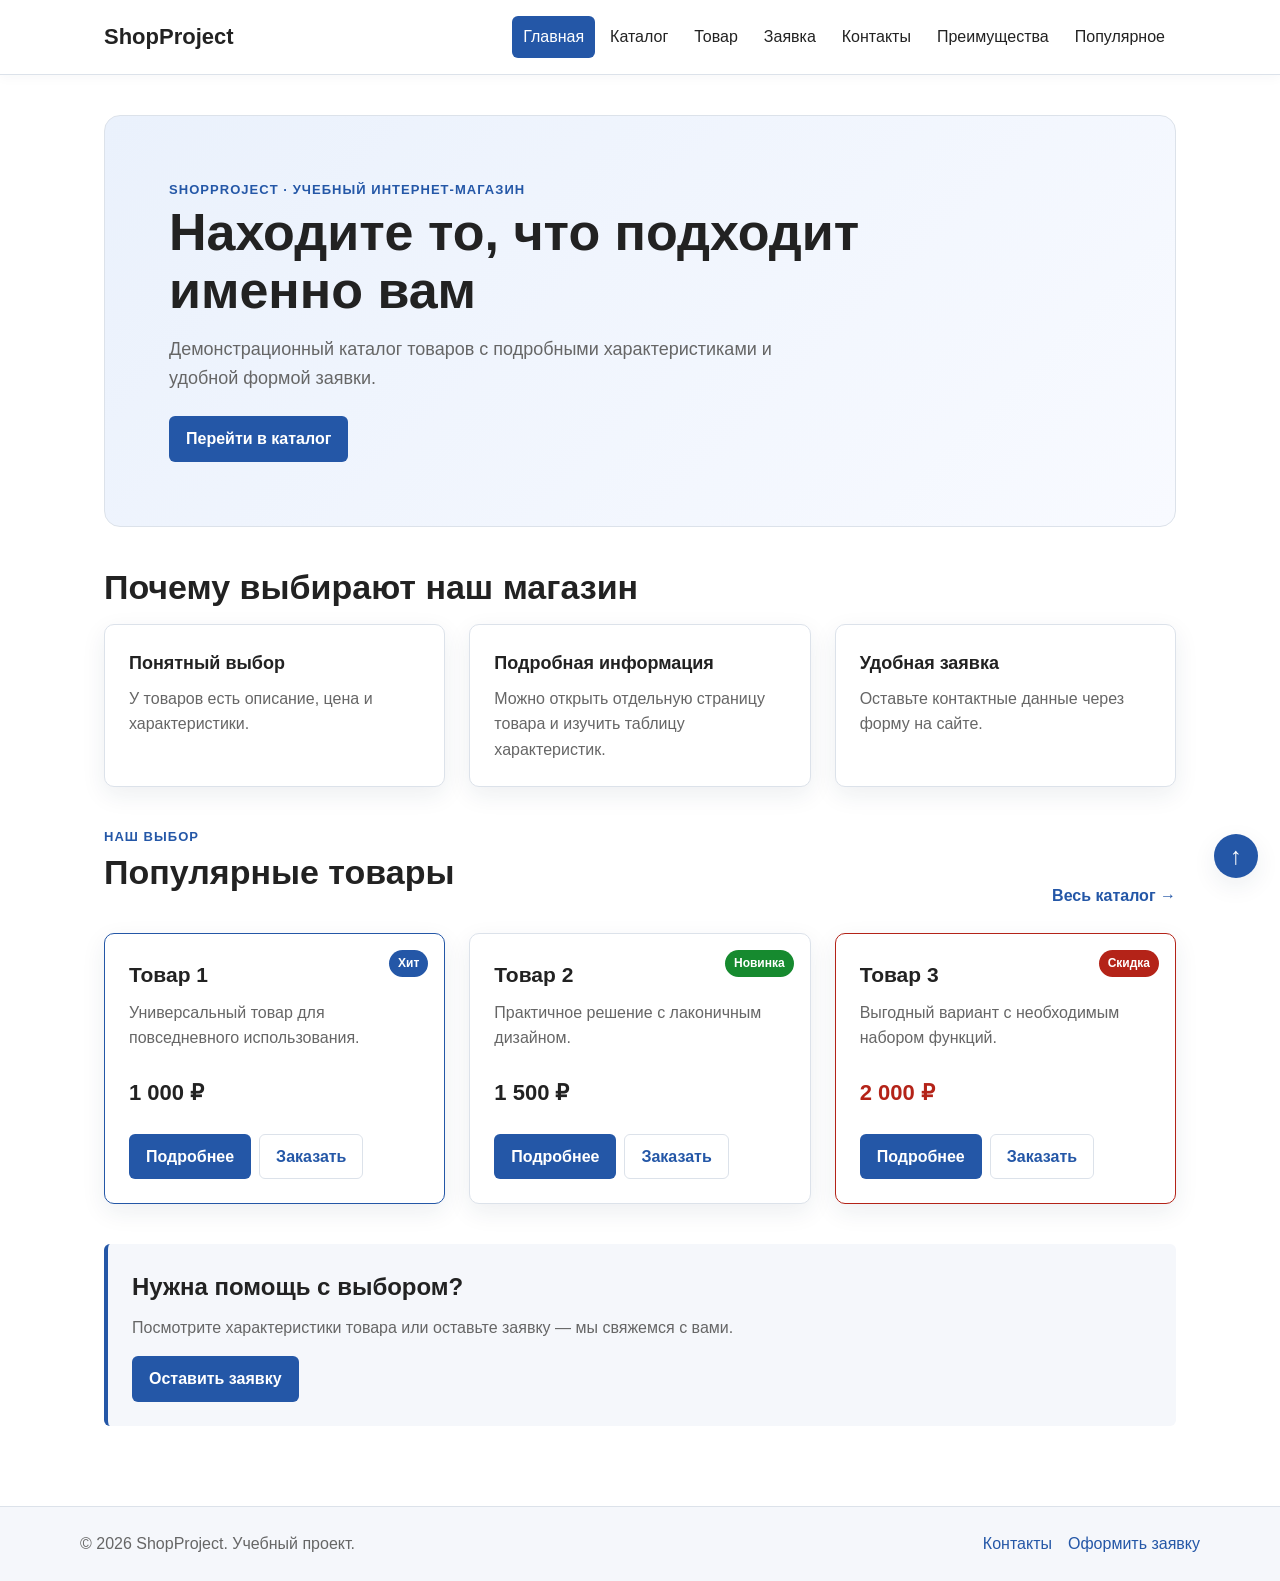
<file: index.html>
<!DOCTYPE html>
<html lang="ru">
<head>
  <meta charset="UTF-8">
  <meta name="viewport" content="width=device-width, initial-scale=1.0">
  <meta name="description" content="Главная страница учебного интернет-магазина: популярные товары, преимущества и оформление заявки.">
  <title>Главная — ShopProject</title>
  <link rel="stylesheet" href="css/style.css">
  <script src="js/main.js" defer></script>
</head>
<body id="top">
  <header class="site-header">
    <div class="site-header__inner">
      <a class="site-header__logo" href="index.html">ShopProject</a>
      <nav class="site-nav" aria-label="Основная навигация">
        <ul class="site-nav__list">
          <li class="site-nav__item"><a class="site-nav__link site-nav__link--active" href="index.html" aria-current="page">Главная</a></li>
          <li class="site-nav__item"><a class="site-nav__link" href="catalog.html">Каталог</a></li>
          <li class="site-nav__item"><a class="site-nav__link" href="product.html">Товар</a></li>
          <li class="site-nav__item"><a class="site-nav__link" href="order.html">Заявка</a></li>
          <li class="site-nav__item"><a class="site-nav__link" href="contacts.html">Контакты</a></li>
          <li class="site-nav__item"><a class="site-nav__link" href="#advantages">Преимущества</a></li>
          <li class="site-nav__item"><a class="site-nav__link" href="#popular">Популярное</a></li>
        </ul>
      </nav>
    </div>
  </header>

  <main class="site-main">
    <section class="hero">
      <p class="hero__eyebrow">ShopProject · учебный интернет-магазин</p>
      <h1 class="hero__title">Находите то, что подходит именно вам</h1>
      <p class="hero__description">Демонстрационный каталог товаров с подробными характеристиками и удобной формой заявки.</p>
      <a class="button button--primary" href="catalog.html">Перейти в каталог</a>
    </section>

    <section class="section" id="advantages">
      <h2 class="section__title">Почему выбирают наш магазин</h2>
      <div class="advantages-grid">
        <article class="advantage-card">
          <h3 class="advantage-card__title">Понятный выбор</h3>
          <p class="advantage-card__text">У товаров есть описание, цена и характеристики.</p>
        </article>
        <article class="advantage-card">
          <h3 class="advantage-card__title">Подробная информация</h3>
          <p class="advantage-card__text">Можно открыть отдельную страницу товара и изучить таблицу характеристик.</p>
        </article>
        <article class="advantage-card">
          <h3 class="advantage-card__title">Удобная заявка</h3>
          <p class="advantage-card__text">Оставьте контактные данные через форму на сайте.</p>
        </article>
      </div>
    </section>

    <section class="section" id="popular">
      <div class="section__heading">
        <div>
          <p class="section__eyebrow">Наш выбор</p>
          <h2 class="section__title">Популярные товары</h2>
        </div>
        <a class="text-link" href="catalog.html">Весь каталог →</a>
      </div>

      <div class="products-grid">
        <article class="product-card product-card--featured">
          <span class="product-card__badge">Хит</span>
          <div class="product-card__content">
            <h3 class="product-card__title">Товар 1</h3>
            <p class="product-card__description">Универсальный товар для повседневного использования.</p>
            <p class="product-card__price">1 000 ₽</p>
            <div class="product-card__actions">
              <a class="button button--primary" href="product.html">Подробнее</a>
              <button class="button button--secondary product-card__button" type="button" data-product="Товар 1">Заказать</button>
            </div>
          </div>
        </article>

        <article class="product-card">
          <span class="product-card__badge product-card__badge--new">Новинка</span>
          <div class="product-card__content">
            <h3 class="product-card__title">Товар 2</h3>
            <p class="product-card__description">Практичное решение с лаконичным дизайном.</p>
            <p class="product-card__price">1 500 ₽</p>
            <div class="product-card__actions">
              <a class="button button--primary" href="product.html">Подробнее</a>
              <button class="button button--secondary product-card__button" type="button" data-product="Товар 2">Заказать</button>
            </div>
          </div>
        </article>

        <article class="product-card product-card--discount">
          <span class="product-card__badge product-card__badge--discount">Скидка</span>
          <div class="product-card__content">
            <h3 class="product-card__title">Товар 3</h3>
            <p class="product-card__description">Выгодный вариант с необходимым набором функций.</p>
            <p class="product-card__price">2 000 ₽</p>
            <div class="product-card__actions">
              <a class="button button--primary" href="product.html">Подробнее</a>
              <button class="button button--secondary product-card__button" type="button" data-product="Товар 3">Заказать</button>
            </div>
          </div>
        </article>
      </div>
    </section>

    <aside class="info-panel">
      <h2 class="info-panel__title">Нужна помощь с выбором?</h2>
      <p class="info-panel__text">Посмотрите характеристики товара или оставьте заявку — мы свяжемся с вами.</p>
      <a class="button button--primary" href="order.html">Оставить заявку</a>
    </aside>
  </main>

  <footer class="site-footer" id="contacts">
    <div class="site-footer__inner">
      <p class="site-footer__copyright">© 2026 ShopProject. Учебный проект.</p>
      <nav class="site-footer__nav" aria-label="Дополнительная навигация">
        <a class="site-footer__link" href="contacts.html">Контакты</a>
        <a class="site-footer__link" href="order.html">Оформить заявку</a>
      </nav>
    </div>
  </footer>

  <dialog class="order-dialog" id="order-dialog" aria-labelledby="order-dialog-title">
    <div class="order-dialog__header">
      <h2 class="order-dialog__title" id="order-dialog-title">Оформление заявки</h2>
      <button class="order-dialog__close" id="close-order-dialog" type="button" aria-label="Закрыть окно">×</button>
    </div>
    <form class="order-form" id="order-form" action="#" method="post" novalidate>
      <input id="selected-product" name="product" type="hidden">
      <div class="order-form__field">
        <label class="order-form__label" for="order-name">Имя</label>
        <input class="order-form__input" id="order-name" name="name" type="text" minlength="2" autocomplete="given-name" required>
      </div>
      <div class="order-form__field">
        <label class="order-form__label" for="order-email">E-mail</label>
        <input class="order-form__input" id="order-email" name="email" type="email" autocomplete="email" placeholder="example@mail.ru" required>
      </div>
      <div class="order-form__field">
        <label class="order-form__label" for="order-phone">Телефон</label>
        <input class="order-form__input" id="order-phone" name="phone" type="tel" inputmode="tel" placeholder="+7 (900) 000-00-00" required>
      </div>
      <div class="order-form__field">
        <label class="order-form__label" for="order-comment">Комментарий</label>
        <textarea class="order-form__input order-form__input--textarea" id="order-comment" name="comment" rows="3"></textarea>
      </div>
      <label class="order-form__checkbox">
        <input name="agreement" type="checkbox" required>
        <span>Я согласен на обработку данных</span>
      </label>
      <div class="order-form__actions">
        <button class="button button--primary" type="submit">Отправить заявку</button>
        <button class="button button--secondary" id="cancel-order-dialog" type="button">Отмена</button>
      </div>
    </form>
  </dialog>

  <p class="success-message" id="success-message" role="status" hidden>Заявка успешно оформлена! Это демонстрационная форма, данные не отправляются на сервер.</p>
  <a class="back-to-top" href="#top" aria-label="Вернуться наверх">↑</a>
</body>
</html>
</file>
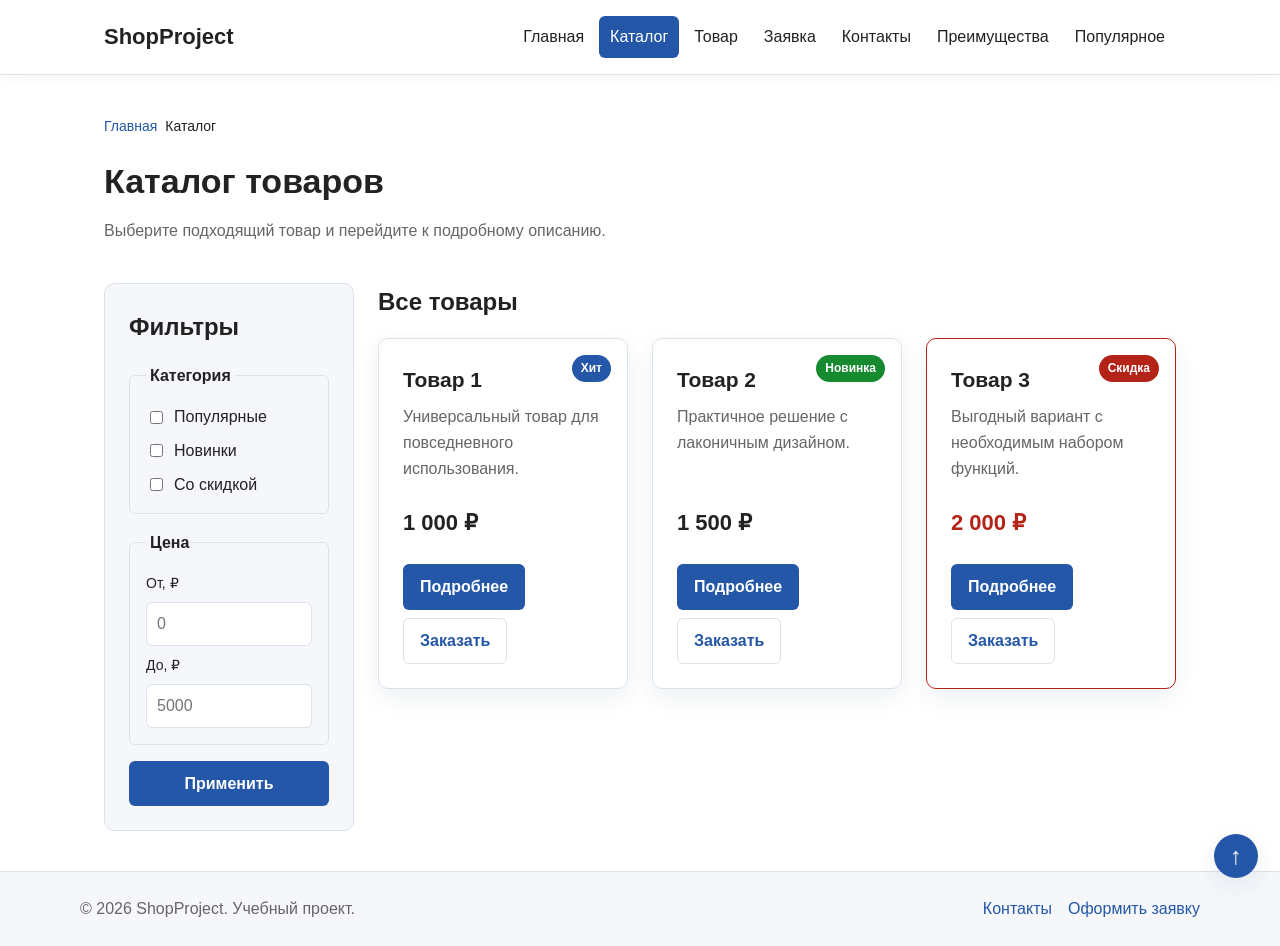
<file: catalog.html>
<!DOCTYPE html>
<html lang="ru">
<head>
  <meta charset="UTF-8">
  <meta name="viewport" content="width=device-width, initial-scale=1.0">
  <meta name="description" content="Каталог учебного интернет-магазина: товары, категории и фильтры.">
  <title>Каталог — ShopProject</title>
  <link rel="stylesheet" href="css/style.css">
  <script src="js/main.js" defer></script>
</head>
<body id="top">
  <header class="site-header">
    <div class="site-header__inner">
      <a class="site-header__logo" href="index.html">ShopProject</a>
      <nav class="site-nav" aria-label="Основная навигация">
        <ul class="site-nav__list">
          <li class="site-nav__item"><a class="site-nav__link" href="index.html">Главная</a></li>
          <li class="site-nav__item"><a class="site-nav__link site-nav__link--active" href="catalog.html" aria-current="page">Каталог</a></li>
          <li class="site-nav__item"><a class="site-nav__link" href="product.html">Товар</a></li>
          <li class="site-nav__item"><a class="site-nav__link" href="order.html">Заявка</a></li>
          <li class="site-nav__item"><a class="site-nav__link" href="contacts.html">Контакты</a></li>
          <li class="site-nav__item"><a class="site-nav__link" href="index.html#advantages">Преимущества</a></li>
          <li class="site-nav__item"><a class="site-nav__link" href="index.html#popular">Популярное</a></li>
        </ul>
      </nav>
    </div>
  </header>

  <main class="site-main">
    <nav class="breadcrumbs" aria-label="Хлебные крошки">
      <a class="breadcrumbs__link" href="index.html">Главная</a>
      <span class="breadcrumbs__current" aria-current="page">Каталог</span>
    </nav>

    <section class="section">
      <h1 class="section__title">Каталог товаров</h1>
      <p class="section__description">Выберите подходящий товар и перейдите к подробному описанию.</p>
    </section>

    <section class="catalog-layout" aria-label="Каталог товаров">
      <aside class="catalog-filters">
        <h2 class="catalog-filters__title">Фильтры</h2>
        <form class="catalog-filters__form" action="catalog.html" method="get">
          <fieldset class="catalog-filters__group">
            <legend class="catalog-filters__legend">Категория</legend>
            <label class="catalog-filters__option"><input type="checkbox" name="category" value="popular"> Популярные</label>
            <label class="catalog-filters__option"><input type="checkbox" name="category" value="new"> Новинки</label>
            <label class="catalog-filters__option"><input type="checkbox" name="category" value="discount"> Со скидкой</label>
          </fieldset>
          <fieldset class="catalog-filters__group">
            <legend class="catalog-filters__legend">Цена</legend>
            <label class="catalog-filters__label" for="price-from">От, ₽</label>
            <input class="catalog-filters__input" id="price-from" name="price-from" type="number" min="0" placeholder="0">
            <label class="catalog-filters__label" for="price-to">До, ₽</label>
            <input class="catalog-filters__input" id="price-to" name="price-to" type="number" min="0" placeholder="5000">
          </fieldset>
          <button class="button button--primary" type="submit">Применить</button>
        </form>
      </aside>

      <section class="catalog-products">
        <h2 class="catalog-products__title">Все товары</h2>
        <div class="products-grid">
          <article class="product-card">
            <span class="product-card__badge">Хит</span>
            <div class="product-card__content">
              <h3 class="product-card__title">Товар 1</h3>
              <p class="product-card__description">Универсальный товар для повседневного использования.</p>
              <p class="product-card__price">1 000 ₽</p>
              <div class="product-card__actions">
                <a class="button button--primary" href="product.html">Подробнее</a>
                <a class="button button--secondary" href="order.html">Заказать</a>
              </div>
            </div>
          </article>
          <article class="product-card">
            <span class="product-card__badge product-card__badge--new">Новинка</span>
            <div class="product-card__content">
              <h3 class="product-card__title">Товар 2</h3>
              <p class="product-card__description">Практичное решение с лаконичным дизайном.</p>
              <p class="product-card__price">1 500 ₽</p>
              <div class="product-card__actions">
                <a class="button button--primary" href="product.html">Подробнее</a>
                <a class="button button--secondary" href="order.html">Заказать</a>
              </div>
            </div>
          </article>
          <article class="product-card product-card--discount">
            <span class="product-card__badge product-card__badge--discount">Скидка</span>
            <div class="product-card__content">
              <h3 class="product-card__title">Товар 3</h3>
              <p class="product-card__description">Выгодный вариант с необходимым набором функций.</p>
              <p class="product-card__price">2 000 ₽</p>
              <div class="product-card__actions">
                <a class="button button--primary" href="product.html">Подробнее</a>
                <a class="button button--secondary" href="order.html">Заказать</a>
              </div>
            </div>
          </article>
        </div>
      </section>
    </section>
  </main>

  <footer class="site-footer">
    <div class="site-footer__inner">
      <p class="site-footer__copyright">© 2026 ShopProject. Учебный проект.</p>
      <nav class="site-footer__nav" aria-label="Дополнительная навигация">
        <a class="site-footer__link" href="contacts.html">Контакты</a>
        <a class="site-footer__link" href="order.html">Оформить заявку</a>
      </nav>
    </div>
  </footer>
  <a class="back-to-top" href="#top" aria-label="Вернуться наверх">↑</a>
</body>
</html>
</file>
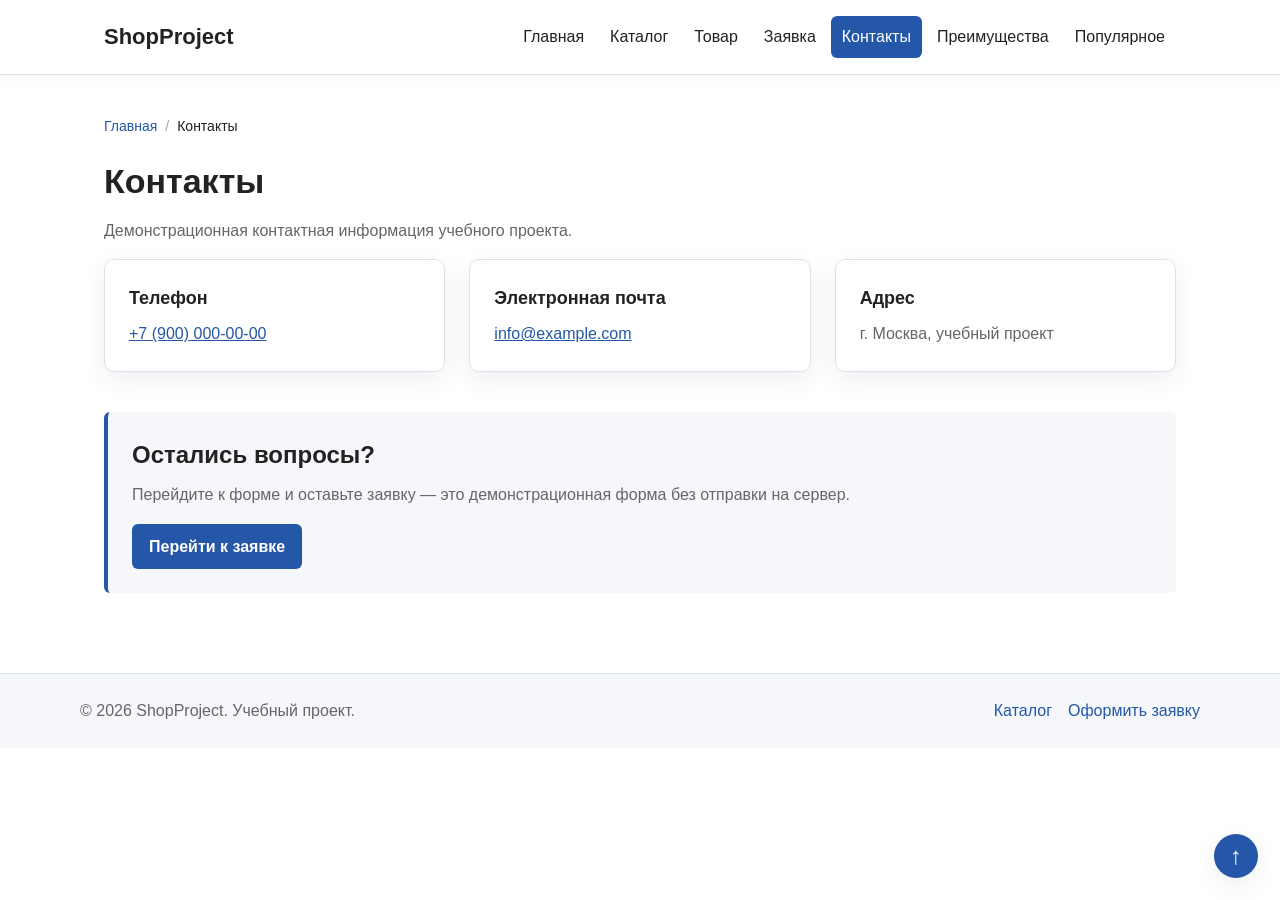
<file: contacts.html>
<!DOCTYPE html>
<html lang="ru">
<head>
  <meta charset="UTF-8">
  <meta name="viewport" content="width=device-width, initial-scale=1.0">
  <meta name="description" content="Контактная информация и способы связи с учебным интернет-магазином ShopProject.">
  <title>Контакты — ShopProject</title>
  <link rel="stylesheet" href="css/style.css">
  <script src="js/main.js" defer></script>
</head>
<body id="top">
  <header class="site-header">
    <div class="site-header__inner">
      <a class="site-header__logo" href="index.html">ShopProject</a>
      <nav class="site-nav" aria-label="Основная навигация">
        <ul class="site-nav__list">
          <li class="site-nav__item"><a class="site-nav__link" href="index.html">Главная</a></li>
          <li class="site-nav__item"><a class="site-nav__link" href="catalog.html">Каталог</a></li>
          <li class="site-nav__item"><a class="site-nav__link" href="product.html">Товар</a></li>
          <li class="site-nav__item"><a class="site-nav__link" href="order.html">Заявка</a></li>
          <li class="site-nav__item"><a class="site-nav__link site-nav__link--active" href="contacts.html" aria-current="page">Контакты</a></li>
          <li class="site-nav__item"><a class="site-nav__link" href="index.html#advantages">Преимущества</a></li>
          <li class="site-nav__item"><a class="site-nav__link" href="index.html#popular">Популярное</a></li>
        </ul>
      </nav>
    </div>
  </header>

  <main class="site-main">
    <nav class="breadcrumbs" aria-label="Хлебные крошки">
      <a class="breadcrumbs__link" href="index.html">Главная</a>
      <span class="breadcrumbs__separator">/</span>
      <span class="breadcrumbs__current" aria-current="page">Контакты</span>
    </nav>

    <section class="section">
      <h1 class="section__title">Контакты</h1>
      <p class="section__description">Демонстрационная контактная информация учебного проекта.</p>
      <div class="contacts-grid">
        <article class="contact-card">
          <h2 class="contact-card__title">Телефон</h2>
          <p class="contact-card__text"><a href="tel:+79000000000">+7 (900) 000-00-00</a></p>
        </article>
        <article class="contact-card">
          <h2 class="contact-card__title">Электронная почта</h2>
          <p class="contact-card__text"><a href="mailto:info@example.com">info@example.com</a></p>
        </article>
        <article class="contact-card">
          <h2 class="contact-card__title">Адрес</h2>
          <p class="contact-card__text">г. Москва, учебный проект</p>
        </article>
      </div>
    </section>

    <section class="info-panel">
      <h2 class="info-panel__title">Остались вопросы?</h2>
      <p class="info-panel__text">Перейдите к форме и оставьте заявку — это демонстрационная форма без отправки на сервер.</p>
      <a class="button button--primary" href="order.html">Перейти к заявке</a>
    </section>
  </main>

  <footer class="site-footer">
    <div class="site-footer__inner">
      <p class="site-footer__copyright">© 2026 ShopProject. Учебный проект.</p>
      <nav class="site-footer__nav" aria-label="Дополнительная навигация">
        <a class="site-footer__link" href="catalog.html">Каталог</a>
        <a class="site-footer__link" href="order.html">Оформить заявку</a>
      </nav>
    </div>
  </footer>
  <a class="back-to-top" href="#top" aria-label="Вернуться наверх">↑</a>
</body>
</html>
</file>
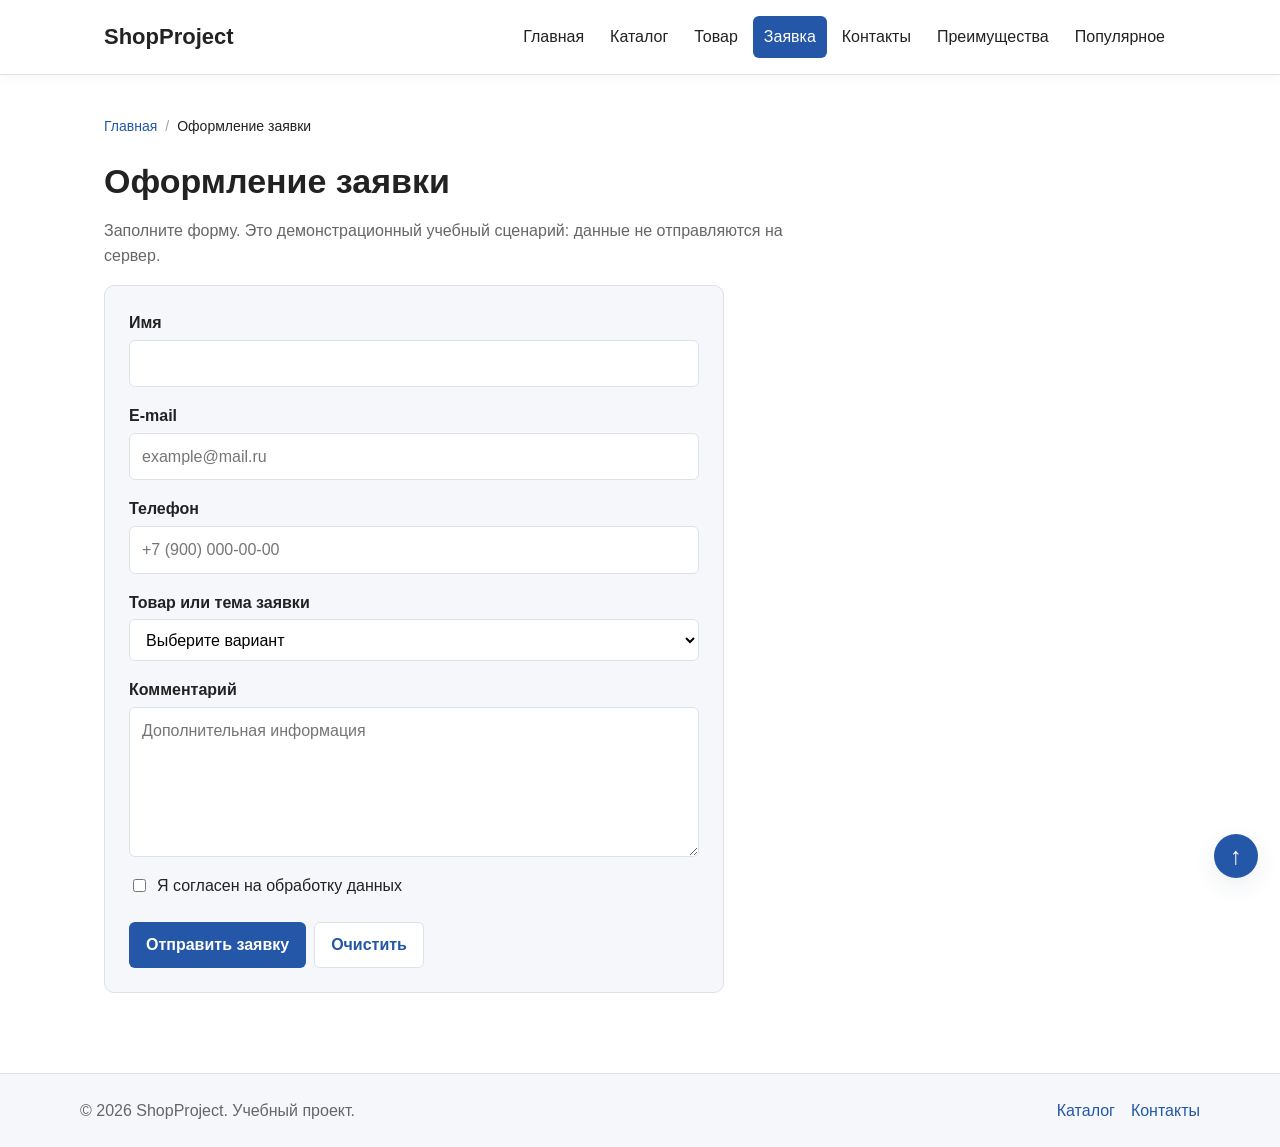
<file: order.html>
<!DOCTYPE html>
<html lang="ru">
<head>
  <meta charset="UTF-8">
  <meta name="viewport" content="width=device-width, initial-scale=1.0">
  <meta name="description" content="Форма оформления заявки в учебном интернет-магазине.">
  <title>Оформление заявки — ShopProject</title>
  <link rel="stylesheet" href="css/style.css">
  <script src="js/main.js" defer></script>
</head>
<body id="top">
  <header class="site-header">
    <div class="site-header__inner">
      <a class="site-header__logo" href="index.html">ShopProject</a>
      <nav class="site-nav" aria-label="Основная навигация">
        <ul class="site-nav__list">
          <li class="site-nav__item"><a class="site-nav__link" href="index.html">Главная</a></li>
          <li class="site-nav__item"><a class="site-nav__link" href="catalog.html">Каталог</a></li>
          <li class="site-nav__item"><a class="site-nav__link" href="product.html">Товар</a></li>
          <li class="site-nav__item"><a class="site-nav__link site-nav__link--active" href="order.html" aria-current="page">Заявка</a></li>
          <li class="site-nav__item"><a class="site-nav__link" href="contacts.html">Контакты</a></li>
          <li class="site-nav__item"><a class="site-nav__link" href="index.html#advantages">Преимущества</a></li>
          <li class="site-nav__item"><a class="site-nav__link" href="index.html#popular">Популярное</a></li>
        </ul>
      </nav>
    </div>
  </header>

  <main class="site-main">
    <nav class="breadcrumbs" aria-label="Хлебные крошки">
      <a class="breadcrumbs__link" href="index.html">Главная</a>
      <span class="breadcrumbs__separator">/</span>
      <span class="breadcrumbs__current" aria-current="page">Оформление заявки</span>
    </nav>

    <section class="section">
      <h1 class="section__title">Оформление заявки</h1>
      <p class="section__description">Заполните форму. Это демонстрационный учебный сценарий: данные не отправляются на сервер.</p>

      <form class="order-form order-form--page" id="order-form" action="#" method="post" novalidate>
        <div class="order-form__field">
          <label class="order-form__label" for="page-order-name">Имя</label>
          <input class="order-form__input" id="page-order-name" name="name" type="text" minlength="2" autocomplete="given-name" required>
        </div>
        <div class="order-form__field">
          <label class="order-form__label" for="page-order-email">E-mail</label>
          <input class="order-form__input" id="page-order-email" name="email" type="email" autocomplete="email" placeholder="example@mail.ru" required>
        </div>
        <div class="order-form__field">
          <label class="order-form__label" for="page-order-phone">Телефон</label>
          <input class="order-form__input" id="page-order-phone" name="phone" type="tel" inputmode="tel" placeholder="+7 (900) 000-00-00" required>
        </div>
        <div class="order-form__field">
          <label class="order-form__label" for="page-order-product">Товар или тема заявки</label>
          <select class="order-form__input" id="page-order-product" name="product" required>
            <option value="">Выберите вариант</option>
            <option value="Товар 1">Товар 1</option>
            <option value="Товар 2">Товар 2</option>
            <option value="Товар 3">Товар 3</option>
            <option value="Консультация">Консультация</option>
          </select>
        </div>
        <div class="order-form__field">
          <label class="order-form__label" for="page-order-comment">Комментарий</label>
          <textarea class="order-form__input order-form__input--textarea" id="page-order-comment" name="comment" rows="5" placeholder="Дополнительная информация"></textarea>
        </div>
        <label class="order-form__checkbox">
          <input name="agreement" type="checkbox" required>
          <span>Я согласен на обработку данных</span>
        </label>
        <div class="order-form__actions">
          <button class="button button--primary" type="submit">Отправить заявку</button>
          <button class="button button--secondary" type="reset">Очистить</button>
        </div>
      </form>
      <p class="success-message" id="success-message" role="status" hidden>Заявка успешно оформлена! Это демонстрационная форма, данные не отправляются на сервер.</p>
    </section>
  </main>

  <footer class="site-footer">
    <div class="site-footer__inner">
      <p class="site-footer__copyright">© 2026 ShopProject. Учебный проект.</p>
      <nav class="site-footer__nav" aria-label="Дополнительная навигация">
        <a class="site-footer__link" href="catalog.html">Каталог</a>
        <a class="site-footer__link" href="contacts.html">Контакты</a>
      </nav>
    </div>
  </footer>
  <a class="back-to-top" href="#top" aria-label="Вернуться наверх">↑</a>
</body>
</html>
</file>
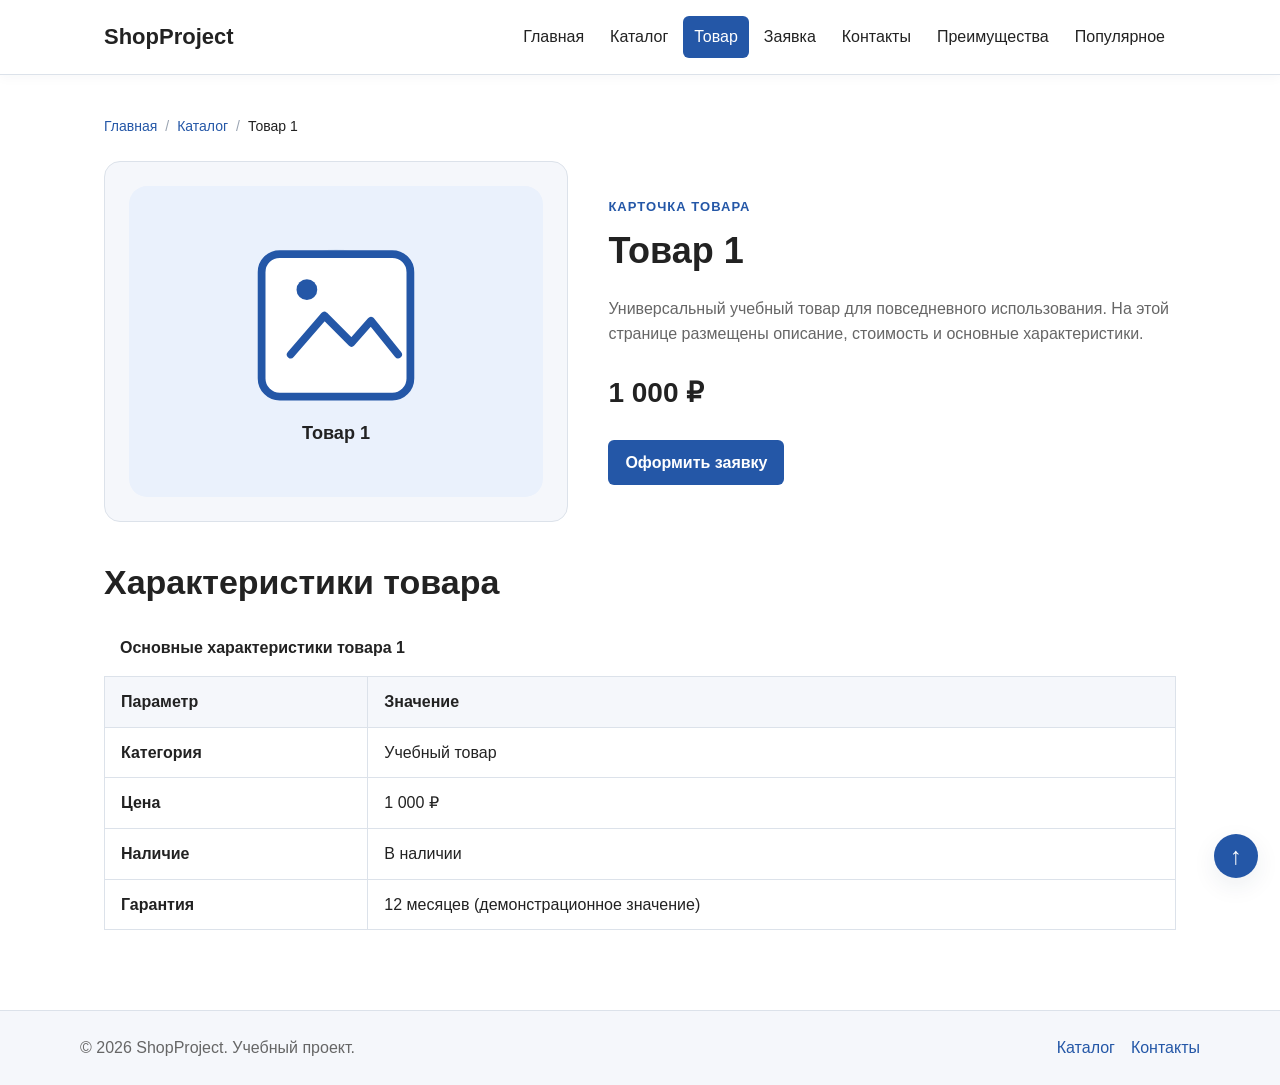
<file: product.html>
<!DOCTYPE html>
<html lang="ru">
<head>
  <meta charset="UTF-8">
  <meta name="viewport" content="width=device-width, initial-scale=1.0">
  <meta name="description" content="Подробное описание учебного товара и его характеристики.">
  <title>Товар 1 — ShopProject</title>
  <link rel="stylesheet" href="css/style.css">
  <script src="js/main.js" defer></script>
</head>
<body id="top">
  <header class="site-header">
    <div class="site-header__inner">
      <a class="site-header__logo" href="index.html">ShopProject</a>
      <nav class="site-nav" aria-label="Основная навигация">
        <ul class="site-nav__list">
          <li class="site-nav__item"><a class="site-nav__link" href="index.html">Главная</a></li>
          <li class="site-nav__item"><a class="site-nav__link" href="catalog.html">Каталог</a></li>
          <li class="site-nav__item"><a class="site-nav__link site-nav__link--active" href="product.html" aria-current="page">Товар</a></li>
          <li class="site-nav__item"><a class="site-nav__link" href="order.html">Заявка</a></li>
          <li class="site-nav__item"><a class="site-nav__link" href="contacts.html">Контакты</a></li>
          <li class="site-nav__item"><a class="site-nav__link" href="index.html#advantages">Преимущества</a></li>
          <li class="site-nav__item"><a class="site-nav__link" href="index.html#popular">Популярное</a></li>
        </ul>
      </nav>
    </div>
  </header>

  <main class="site-main">
    <nav class="breadcrumbs" aria-label="Хлебные крошки">
      <a class="breadcrumbs__link" href="index.html">Главная</a>
      <span class="breadcrumbs__separator">/</span>
      <a class="breadcrumbs__link" href="catalog.html">Каталог</a>
      <span class="breadcrumbs__separator">/</span>
      <span class="breadcrumbs__current" aria-current="page">Товар 1</span>
    </nav>

    <section class="product-detail">
      <div class="product-detail__image-wrap">
        <img class="product-detail__image" src="images/product-placeholder.svg" alt="Иллюстрация товара 1">
      </div>
      <div class="product-detail__content">
        <p class="section__eyebrow">Карточка товара</p>
        <h1 class="product-detail__title">Товар 1</h1>
        <p class="product-detail__description">Универсальный учебный товар для повседневного использования. На этой странице размещены описание, стоимость и основные характеристики.</p>
        <p class="product-detail__price">1 000 ₽</p>
        <a class="button button--primary" href="order.html">Оформить заявку</a>
      </div>
    </section>

    <section class="section">
      <h2 class="section__title">Характеристики товара</h2>
      <div class="table-wrap">
        <table class="product-table">
          <caption class="product-table__caption">Основные характеристики товара 1</caption>
          <thead>
            <tr><th scope="col">Параметр</th><th scope="col">Значение</th></tr>
          </thead>
          <tbody>
            <tr><th scope="row">Категория</th><td>Учебный товар</td></tr>
            <tr><th scope="row">Цена</th><td>1 000 ₽</td></tr>
            <tr><th scope="row">Наличие</th><td>В наличии</td></tr>
            <tr><th scope="row">Гарантия</th><td>12 месяцев (демонстрационное значение)</td></tr>
          </tbody>
        </table>
      </div>
    </section>
  </main>

  <footer class="site-footer">
    <div class="site-footer__inner">
      <p class="site-footer__copyright">© 2026 ShopProject. Учебный проект.</p>
      <nav class="site-footer__nav" aria-label="Дополнительная навигация">
        <a class="site-footer__link" href="catalog.html">Каталог</a>
        <a class="site-footer__link" href="contacts.html">Контакты</a>
      </nav>
    </div>
  </footer>
  <a class="back-to-top" href="#top" aria-label="Вернуться наверх">↑</a>
</body>
</html>
</file>
<file: css/style.css>
/* 1. Переменные проекта */
:root {
  --color-bg: #ffffff;
  --color-text: #222222;
  --color-muted: #666666;
  --color-primary: #2457a7;
  --color-primary-dark: #173f80;
  --color-border: #dce2ea;
  --color-surface: #f5f7fb;
  --color-surface-accent: #eaf1fc;
  --color-danger: #b42318;
  --color-success: #168a2f;
  --color-success-bg: #eefaf0;
  --color-white: #ffffff;
  --space-xs: 4px;
  --space-sm: 8px;
  --space-md: 16px;
  --space-lg: 24px;
  --space-xl: 40px;
  --radius-sm: 6px;
  --radius-md: 10px;
  --radius-lg: 16px;
  --container-width: 1120px;
  --shadow-card: 0 8px 24px rgba(25, 45, 80, 0.08);
}

/* 2. Базовые стили */
* {
  box-sizing: border-box;
}

html {
  scroll-behavior: smooth;
}

body {
  margin: 0;
  color: var(--color-text);
  background: var(--color-bg);
  font-family: Arial, sans-serif;
  line-height: 1.6;
}

img {
  display: block;
  max-width: 100%;
}

a {
  color: var(--color-primary);
}

a:hover {
  color: var(--color-primary-dark);
}

a:focus-visible,
button:focus-visible,
input:focus-visible,
select:focus-visible,
textarea:focus-visible {
  outline: 2px solid var(--color-primary);
  outline-offset: 3px;
}

/* 3. Шапка и навигация */
.site-header {
  position: sticky;
  top: 0;
  z-index: 20;
  background: var(--color-white);
  border-bottom: 1px solid var(--color-border);
  box-shadow: 0 2px 12px rgba(25, 45, 80, 0.04);
}

.site-header__inner {
  max-width: var(--container-width);
  margin: 0 auto;
  padding: var(--space-md) var(--space-lg);
  display: flex;
  align-items: center;
  justify-content: space-between;
  gap: var(--space-lg);
}

.site-header__logo {
  color: var(--color-text);
  font-size: 22px;
  font-weight: 800;
  text-decoration: none;
  white-space: nowrap;
}

.site-nav__list {
  display: flex;
  flex-wrap: wrap;
  align-items: center;
  justify-content: flex-end;
  gap: var(--space-xs);
  padding: 0;
  margin: 0;
  list-style: none;
}

.site-nav__link {
  display: inline-block;
  padding: 8px 11px;
  color: var(--color-text);
  text-decoration: none;
  border-radius: var(--radius-sm);
}

.site-nav__link:hover,
.site-nav__link--active {
  color: var(--color-white);
  background: var(--color-primary);
}

/* 4. Общая структура и типографика */
.site-main {
  max-width: var(--container-width);
  min-height: 65vh;
  margin: 0 auto;
  padding: var(--space-xl) var(--space-lg);
}

.section {
  margin: 0 0 var(--space-xl);
}

.section__heading {
  display: flex;
  align-items: flex-end;
  justify-content: space-between;
  gap: var(--space-md);
  margin-bottom: var(--space-lg);
}

.section__eyebrow,
.hero__eyebrow {
  margin: 0 0 var(--space-xs);
  color: var(--color-primary);
  font-size: 13px;
  font-weight: 700;
  letter-spacing: 0.08em;
  text-transform: uppercase;
}

.section__title {
  margin: 0 0 var(--space-md);
  font-size: clamp(26px, 3vw, 34px);
  line-height: 1.2;
}

.section__description {
  max-width: 720px;
  color: var(--color-muted);
}

.text-link {
  font-weight: 700;
  text-decoration: none;
  white-space: nowrap;
}

/* 5. Главный экран */
.hero {
  margin-bottom: var(--space-xl);
  padding: clamp(28px, 6vw, 64px);
  background: linear-gradient(135deg, var(--color-surface-accent), #f8faff);
  border: 1px solid var(--color-border);
  border-radius: var(--radius-lg);
}

.hero__title {
  max-width: 700px;
  margin: 0 0 var(--space-md);
  font-size: clamp(32px, 5vw, 52px);
  line-height: 1.1;
}

.hero__description {
  max-width: 620px;
  margin: 0 0 var(--space-lg);
  color: var(--color-muted);
  font-size: 18px;
}

/* 6. Кнопки */
.button {
  display: inline-flex;
  align-items: center;
  justify-content: center;
  min-height: 42px;
  padding: 9px 16px;
  border: 1px solid transparent;
  border-radius: var(--radius-sm);
  font: inherit;
  font-weight: 700;
  text-decoration: none;
  cursor: pointer;
  transition: background-color 0.2s ease, border-color 0.2s ease, color 0.2s ease;
}

.button--primary {
  color: var(--color-white);
  background: var(--color-primary);
}

.button--primary:hover {
  color: var(--color-white);
  background: var(--color-primary-dark);
}

.button--secondary {
  color: var(--color-primary);
  background: var(--color-white);
  border-color: var(--color-border);
}

.button--secondary:hover {
  color: var(--color-primary-dark);
  background: var(--color-surface);
  border-color: var(--color-primary);
}

.button:disabled {
  opacity: 0.55;
  cursor: not-allowed;
}

/* 7. Преимущества и карточки */
.advantages-grid,
.contacts-grid {
  display: grid;
  grid-template-columns: repeat(3, minmax(0, 1fr));
  gap: var(--space-lg);
}

.advantage-card,
.contact-card {
  padding: var(--space-lg);
  background: var(--color-white);
  border: 1px solid var(--color-border);
  border-radius: var(--radius-md);
  box-shadow: var(--shadow-card);
}

.advantage-card__title,
.contact-card__title {
  margin: 0 0 var(--space-sm);
  font-size: 18px;
}

.advantage-card__text,
.contact-card__text {
  margin: 0;
  color: var(--color-muted);
}

.products-grid {
  display: grid;
  grid-template-columns: repeat(auto-fit, minmax(230px, 1fr));
  gap: var(--space-lg);
}

.product-card {
  position: relative;
  display: flex;
  min-height: 250px;
  flex-direction: column;
  overflow: hidden;
  background: var(--color-white);
  border: 1px solid var(--color-border);
  border-radius: var(--radius-md);
  box-shadow: var(--shadow-card);
}

.product-card--featured {
  border-color: var(--color-primary);
}

.product-card--discount {
  border-color: var(--color-danger);
}

.product-card__badge {
  position: absolute;
  top: var(--space-md);
  right: var(--space-md);
  z-index: 1;
  padding: 4px 9px;
  color: var(--color-white);
  background: var(--color-primary);
  border-radius: 20px;
  font-size: 12px;
  font-weight: 700;
}

.product-card__badge--new {
  background: var(--color-success);
}

.product-card__badge--discount {
  background: var(--color-danger);
}

.product-card__content {
  display: flex;
  flex: 1;
  flex-direction: column;
  gap: var(--space-sm);
  padding: var(--space-lg);
}

.product-card__title {
  margin: 0;
  font-size: 21px;
}

.product-card__description {
  margin: 0;
  color: var(--color-muted);
}

.product-card__price {
  margin: auto 0 0;
  padding-top: var(--space-md);
  font-size: 22px;
  font-weight: 800;
}

.product-card--discount .product-card__price {
  color: var(--color-danger);
}

.product-card__actions {
  display: flex;
  flex-wrap: wrap;
  gap: var(--space-sm);
  margin-top: var(--space-md);
}

/* 8. Дополнительные информационные блоки */
.info-panel {
  margin: var(--space-xl) 0;
  padding: var(--space-lg);
  background: var(--color-surface);
  border-left: 4px solid var(--color-primary);
  border-radius: var(--radius-sm);
}

.info-panel__title {
  margin: 0 0 var(--space-sm);
}

.info-panel__text {
  margin: 0 0 var(--space-md);
  color: var(--color-muted);
}

/* 9. Хлебные крошки */
.breadcrumbs {
  display: flex;
  flex-wrap: wrap;
  align-items: center;
  gap: var(--space-sm);
  margin-bottom: var(--space-lg);
  color: var(--color-muted);
  font-size: 14px;
}

.breadcrumbs__link {
  text-decoration: none;
}

.breadcrumbs__separator {
  color: #9aa4b2;
}

.breadcrumbs__current {
  color: var(--color-text);
}

/* 10. Каталог: Grid «фильтры + товары» */
.catalog-layout {
  display: grid;
  grid-template-columns: 250px minmax(0, 1fr);
  grid-template-areas: "filters products";
  gap: var(--space-lg);
  align-items: start;
}

.catalog-filters {
  position: sticky;
  top: 110px;
  grid-area: filters;
  padding: var(--space-lg);
  background: var(--color-surface);
  border: 1px solid var(--color-border);
  border-radius: var(--radius-md);
}

.catalog-filters__title,
.catalog-products__title {
  margin: 0 0 var(--space-md);
}

.catalog-filters__form {
  display: grid;
  gap: var(--space-md);
}

.catalog-filters__group {
  display: grid;
  gap: var(--space-sm);
  margin: 0;
  padding: var(--space-md);
  border: 1px solid var(--color-border);
  border-radius: var(--radius-sm);
}

.catalog-filters__legend {
  padding: 0 4px;
  font-weight: 700;
}

.catalog-filters__option {
  display: flex;
  align-items: center;
  gap: var(--space-sm);
}

.catalog-filters__label {
  font-size: 14px;
}

.catalog-filters__input {
  width: 100%;
  min-height: 40px;
  padding: 8px 10px;
  border: 1px solid var(--color-border);
  border-radius: var(--radius-sm);
  font: inherit;
}

/* 11. Страница товара и таблица */
.product-detail {
  display: grid;
  grid-template-columns: minmax(240px, 0.9fr) minmax(0, 1.1fr);
  gap: var(--space-xl);
  align-items: center;
  margin-bottom: var(--space-xl);
}

.product-detail__image-wrap {
  padding: var(--space-lg);
  background: var(--color-surface);
  border: 1px solid var(--color-border);
  border-radius: var(--radius-lg);
}

.product-detail__image {
  width: 100%;
  max-height: 340px;
  object-fit: contain;
}

.product-detail__title {
  margin: 0 0 var(--space-md);
  font-size: 36px;
}

.product-detail__description {
  color: var(--color-muted);
}

.product-detail__price {
  margin: var(--space-lg) 0;
  font-size: 28px;
  font-weight: 800;
}

.table-wrap {
  overflow-x: auto;
}

.product-table {
  width: 100%;
  border-collapse: collapse;
  background: var(--color-white);
}

.product-table__caption {
  padding: var(--space-md);
  font-weight: 700;
  text-align: left;
}

.product-table th,
.product-table td {
  padding: 12px 16px;
  border: 1px solid var(--color-border);
  text-align: left;
}

.product-table thead {
  background: var(--color-surface);
}

/* 12. Форма и модальное окно */
.order-form {
  max-width: 620px;
  display: grid;
  gap: var(--space-md);
}

.order-form--page {
  padding: var(--space-lg);
  background: var(--color-surface);
  border: 1px solid var(--color-border);
  border-radius: var(--radius-md);
}

.order-form__field {
  display: grid;
  gap: var(--space-xs);
}

.order-form__label {
  font-weight: 700;
}

.order-form__input {
  width: 100%;
  min-height: 42px;
  padding: 10px 12px;
  border: 1px solid var(--color-border);
  border-radius: var(--radius-sm);
  background: var(--color-white);
  font: inherit;
}

.order-form__input--textarea {
  min-height: 110px;
  resize: vertical;
}

.order-form__input:hover {
  border-color: var(--color-primary);
}

.order-form__input[aria-invalid="true"] {
  border-color: var(--color-danger);
}

.order-form__checkbox {
  display: flex;
  align-items: flex-start;
  gap: var(--space-sm);
}

.order-form__checkbox input {
  margin-top: 6px;
}

.order-form__actions {
  display: flex;
  flex-wrap: wrap;
  gap: var(--space-sm);
  margin-top: var(--space-sm);
}

.order-dialog {
  width: min(560px, calc(100% - 32px));
  max-height: 90vh;
  overflow-y: auto;
  padding: var(--space-lg);
  border: 1px solid var(--color-border);
  border-radius: var(--radius-lg);
  box-shadow: 0 20px 60px rgba(0, 0, 0, 0.25);
}

.order-dialog[open] {
  z-index: 1000;
}

.order-dialog::backdrop {
  background: rgba(15, 25, 40, 0.58);
}

.order-dialog__header {
  display: flex;
  align-items: center;
  justify-content: space-between;
  gap: var(--space-md);
  margin-bottom: var(--space-md);
}

.order-dialog__title {
  margin: 0;
}

.order-dialog__close {
  width: 36px;
  height: 36px;
  border: 0;
  border-radius: 50%;
  background: var(--color-surface);
  font-size: 24px;
  cursor: pointer;
}

.success-message {
  max-width: var(--container-width);
  margin: var(--space-lg) auto;
  padding: var(--space-md);
  color: #126b27;
  background: var(--color-success-bg);
  border-left: 4px solid var(--color-success);
  border-radius: var(--radius-sm);
}

/* 13. Подвал и фиксированная кнопка */
.site-footer {
  padding: var(--space-lg);
  background: var(--color-surface);
  border-top: 1px solid var(--color-border);
}

.site-footer__inner {
  max-width: var(--container-width);
  display: flex;
  align-items: center;
  justify-content: space-between;
  gap: var(--space-md);
  margin: 0 auto;
}

.site-footer__copyright {
  margin: 0;
  color: var(--color-muted);
}

.site-footer__nav {
  display: flex;
  flex-wrap: wrap;
  gap: var(--space-md);
}

.site-footer__link {
  text-decoration: none;
}

.back-to-top {
  position: fixed;
  right: 22px;
  bottom: 22px;
  z-index: 30;
  display: grid;
  width: 44px;
  height: 44px;
  place-items: center;
  color: var(--color-white);
  background: var(--color-primary);
  border-radius: 50%;
  font-size: 24px;
  text-decoration: none;
  box-shadow: var(--shadow-card);
}

.back-to-top:hover {
  color: var(--color-white);
  background: var(--color-primary-dark);
}
</file>
